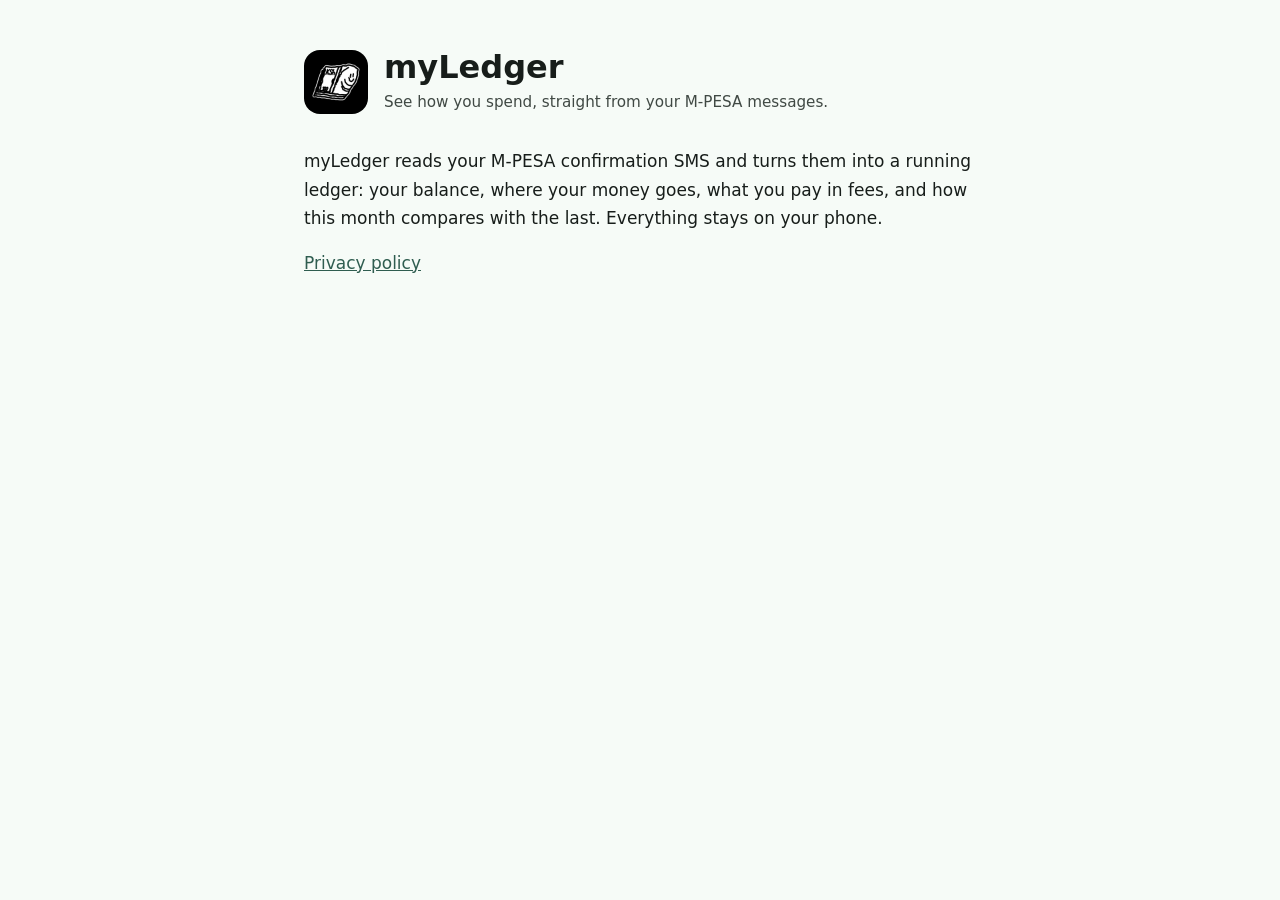
<file: site/index.html>
<!doctype html>
<html lang="en">
<head>
  <meta charset="utf-8">
  <meta name="viewport" content="width=device-width, initial-scale=1">
  <title>myLedger</title>
  <meta name="description" content="myLedger tracks your M-PESA spending from your transaction SMS, entirely on your phone.">
  <link rel="icon" href="icon.png">
  <link rel="stylesheet" href="style.css">
</head>
<body>
<main>
  <header>
    <img src="icon.png" alt="">
    <div>
      <h1>myLedger</h1>
      <p class="meta">See how you spend, straight from your M-PESA messages.</p>
    </div>
  </header>
  <p>myLedger reads your M-PESA confirmation SMS and turns them into a running ledger: your balance, where your money goes, what you pay in fees, and how this month compares with the last. Everything stays on your phone.</p>
  <p><a href="privacy/">Privacy policy</a></p>
</main>
</body>
</html>
</file>
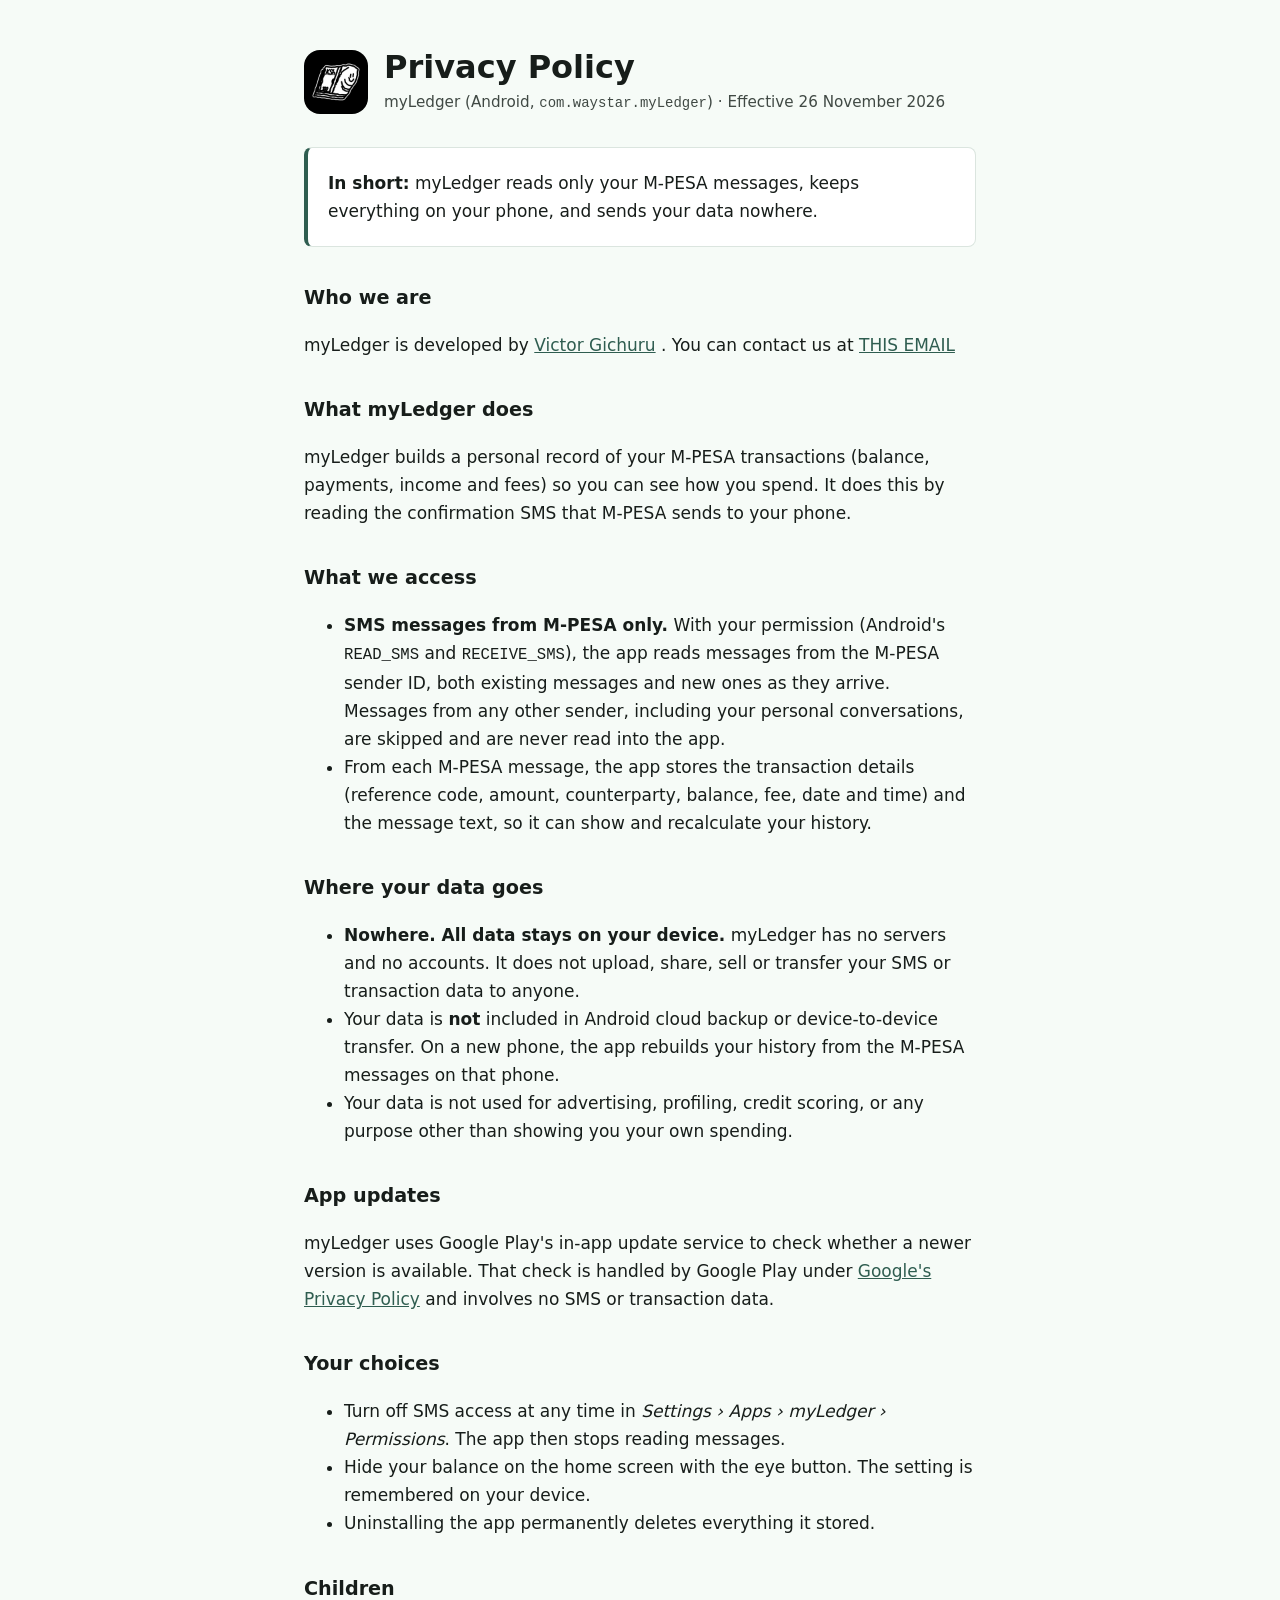
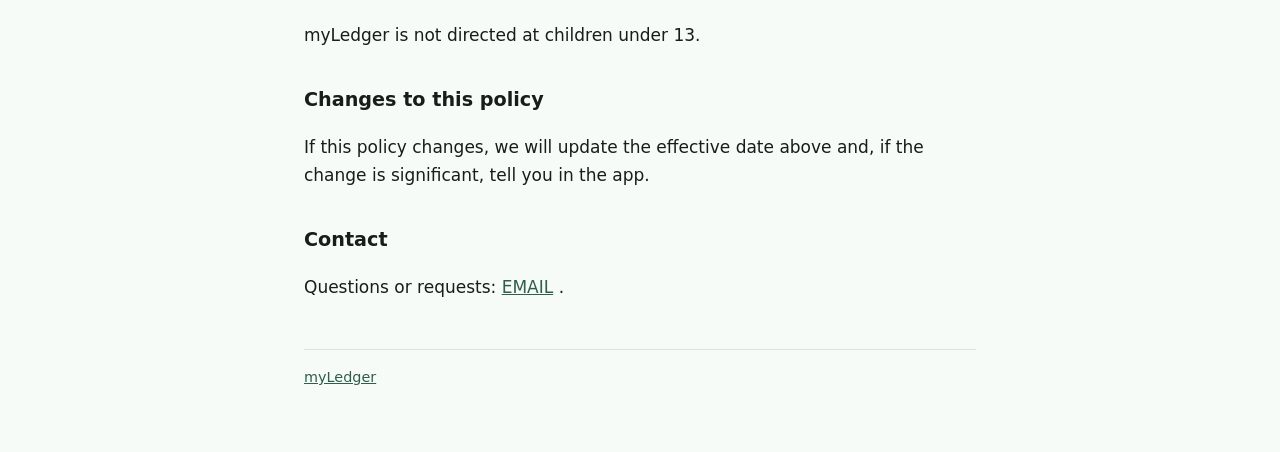
<file: site/privacy/index.html>
<!doctype html>
<html lang="en">
<head>
  <meta charset="utf-8">
  <meta name="viewport" content="width=device-width, initial-scale=1">
  <title>myLedger Privacy Policy</title>
  <meta name="description" content="How myLedger handles your SMS and transaction data: it reads only M-PESA messages and keeps everything on your device.">
  <link rel="icon" href="../icon.png">
  <link rel="stylesheet" href="../style.css">
</head>
<body>
<main>
  <!--
    Single source of the app's privacy policy, served by GitHub Pages at
    https://victorgpt0.github.io/myLedger/privacy/ (deployed by .github/workflows/pages.yml).
    Keep it consistent with the in-app disclosure (ui/permission/SmsPermissionScreen.kt) and the
    Play Data safety / Permissions Declaration answers (docs/release/PLAY_RELEASE.md).
  -->
  <header>
    <img src="../icon.png" alt="">
    <div>
      <h1>Privacy Policy</h1>
      <p class="meta">myLedger (Android, <code>com.waystar.myLedger</code>) · Effective 26 November 2026</p>
    </div>
  </header>

  <div class="summary">
    <p><strong>In short:</strong> myLedger reads only your M-PESA messages, keeps everything on your phone, and sends your data nowhere.</p>
  </div>

  <h2>Who we are</h2>
  <p>myLedger is developed by
    <a href="https://github.com/victorgpt0/myLedger">Victor Gichuru</a>
    . You can contact us at
    <a href="mailto:vgichuru129@gmail.com">THIS EMAIL</a>
  </p>

  <h2>What myLedger does</h2>
  <p>myLedger builds a personal record of your M-PESA transactions (balance, payments, income and fees) so you can see how you spend. It does this by reading the confirmation SMS that M-PESA sends to your phone.</p>

  <h2>What we access</h2>
  <ul>
    <li><strong>SMS messages from M-PESA only.</strong> With your permission (Android's <code>READ_SMS</code> and <code>RECEIVE_SMS</code>), the app reads messages from the M-PESA sender ID, both existing messages and new ones as they arrive. Messages from any other sender, including your personal conversations, are skipped and are never read into the app.</li>
    <li>From each M-PESA message, the app stores the transaction details (reference code, amount, counterparty, balance, fee, date and time) and the message text, so it can show and recalculate your history.</li>
  </ul>

  <h2>Where your data goes</h2>
  <ul>
    <li><strong>Nowhere. All data stays on your device.</strong> myLedger has no servers and no accounts. It does not upload, share, sell or transfer your SMS or transaction data to anyone.</li>
    <li>Your data is <strong>not</strong> included in Android cloud backup or device-to-device transfer. On a new phone, the app rebuilds your history from the M-PESA messages on that phone.</li>
    <li>Your data is not used for advertising, profiling, credit scoring, or any purpose other than showing you your own spending.</li>
  </ul>

  <h2>App updates</h2>
  <p>myLedger uses Google Play's in-app update service to check whether a newer version is available. That check is handled by Google Play under <a href="https://policies.google.com/privacy">Google's Privacy Policy</a> and involves no SMS or transaction data.</p>

  <h2>Your choices</h2>
  <ul>
    <li>Turn off SMS access at any time in <em>Settings › Apps › myLedger › Permissions</em>. The app then stops reading messages.</li>
    <li>Hide your balance on the home screen with the eye button. The setting is remembered on your device.</li>
    <li>Uninstalling the app permanently deletes everything it stored.</li>
  </ul>

  <h2>Children</h2>
  <p>myLedger is not directed at children under 13.</p>

  <h2>Changes to this policy</h2>
  <p>If this policy changes, we will update the effective date above and, if the change is significant, tell you in the app.</p>

  <h2>Contact</h2>
  <p>Questions or requests:
    <a href="mailto:vgichuru129@gmail.com">EMAIL</a>
    .</p>

  <footer><a href="../">myLedger</a></footer>
</main>
</body>
</html>
</file>
<file: site/style.css>
:root {
  --bg: #f6fbf7;
  --surface: #ffffff;
  --text: #171d1a;
  --muted: #404944;
  --accent: #2f5d50;
  --rule: #dbe5df;
  color-scheme: light dark;
}
@media (prefers-color-scheme: dark) {
  :root {
    --bg: #0f1512;
    --surface: #161d19;
    --text: #dee4e0;
    --muted: #bfc9c3;
    --accent: #96c4b4;
    --rule: #2a332e;
  }
}
* { box-sizing: border-box; }
body {
  margin: 0;
  background: var(--bg);
  color: var(--text);
  font: 17px/1.65 system-ui, -apple-system, "Segoe UI", Roboto, sans-serif;
}
main { max-width: 44rem; margin: 0 auto; padding: 3rem 1rem 4rem; }
header { display: flex; align-items: center; gap: 1rem; margin-bottom: 2rem; }
header img { width: 64px; height: 64px; border-radius: 16px; }
h1 { font-size: 2rem; line-height: 1.2; margin: 0; }
h2 { font-size: 1.2rem; margin: 2.2rem 0 0.4rem; }
p, li { color: var(--text); }
.meta { color: var(--muted); font-size: 0.95rem; margin: 0.25rem 0 0; }
.summary {
  background: var(--surface);
  border: 1px solid var(--rule);
  border-left: 4px solid var(--accent);
  border-radius: 8px;
  padding: 1rem 1.25rem;
  margin: 1.5rem 0;
}
.summary p { margin: 0.3rem 0; }
a { color: var(--accent); }
code { font-size: 0.92em; }
footer { margin-top: 3rem; padding-top: 1rem; border-top: 1px solid var(--rule); color: var(--muted); font-size: 0.9rem; }
</file>
